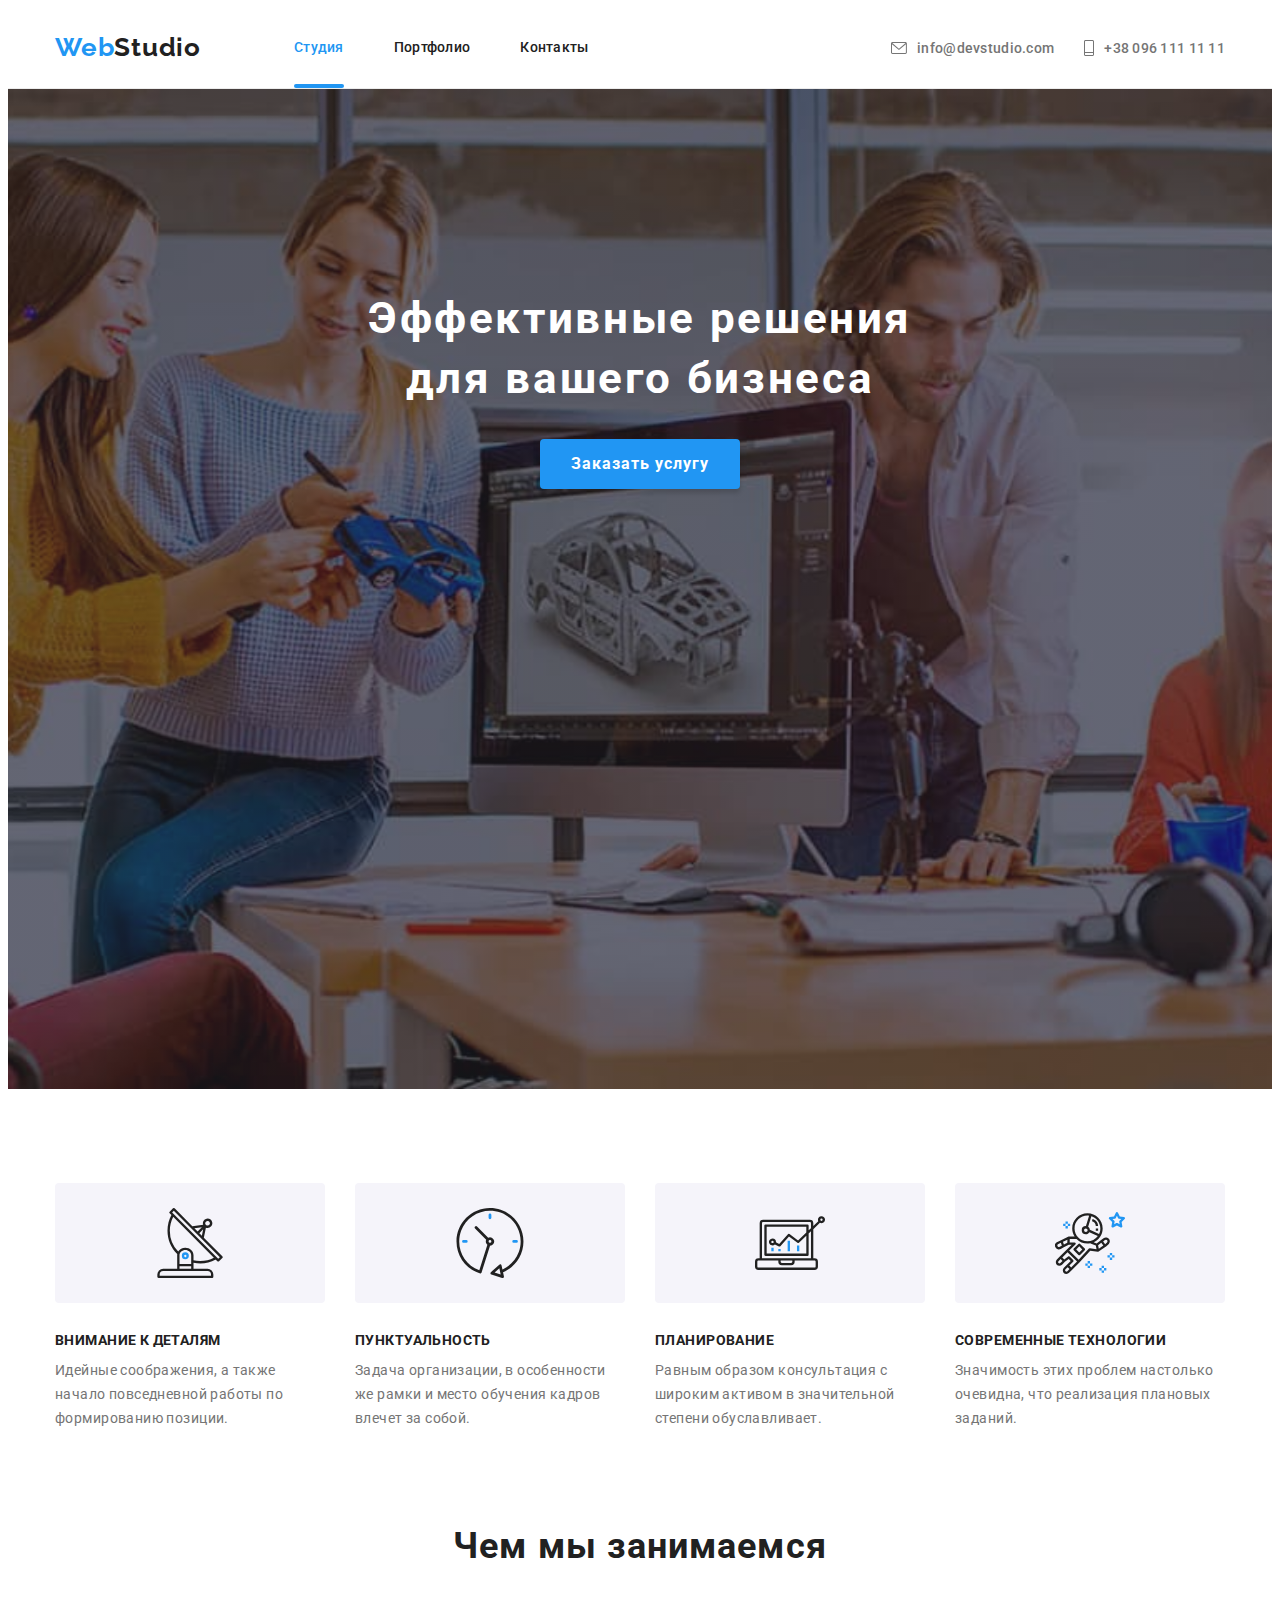
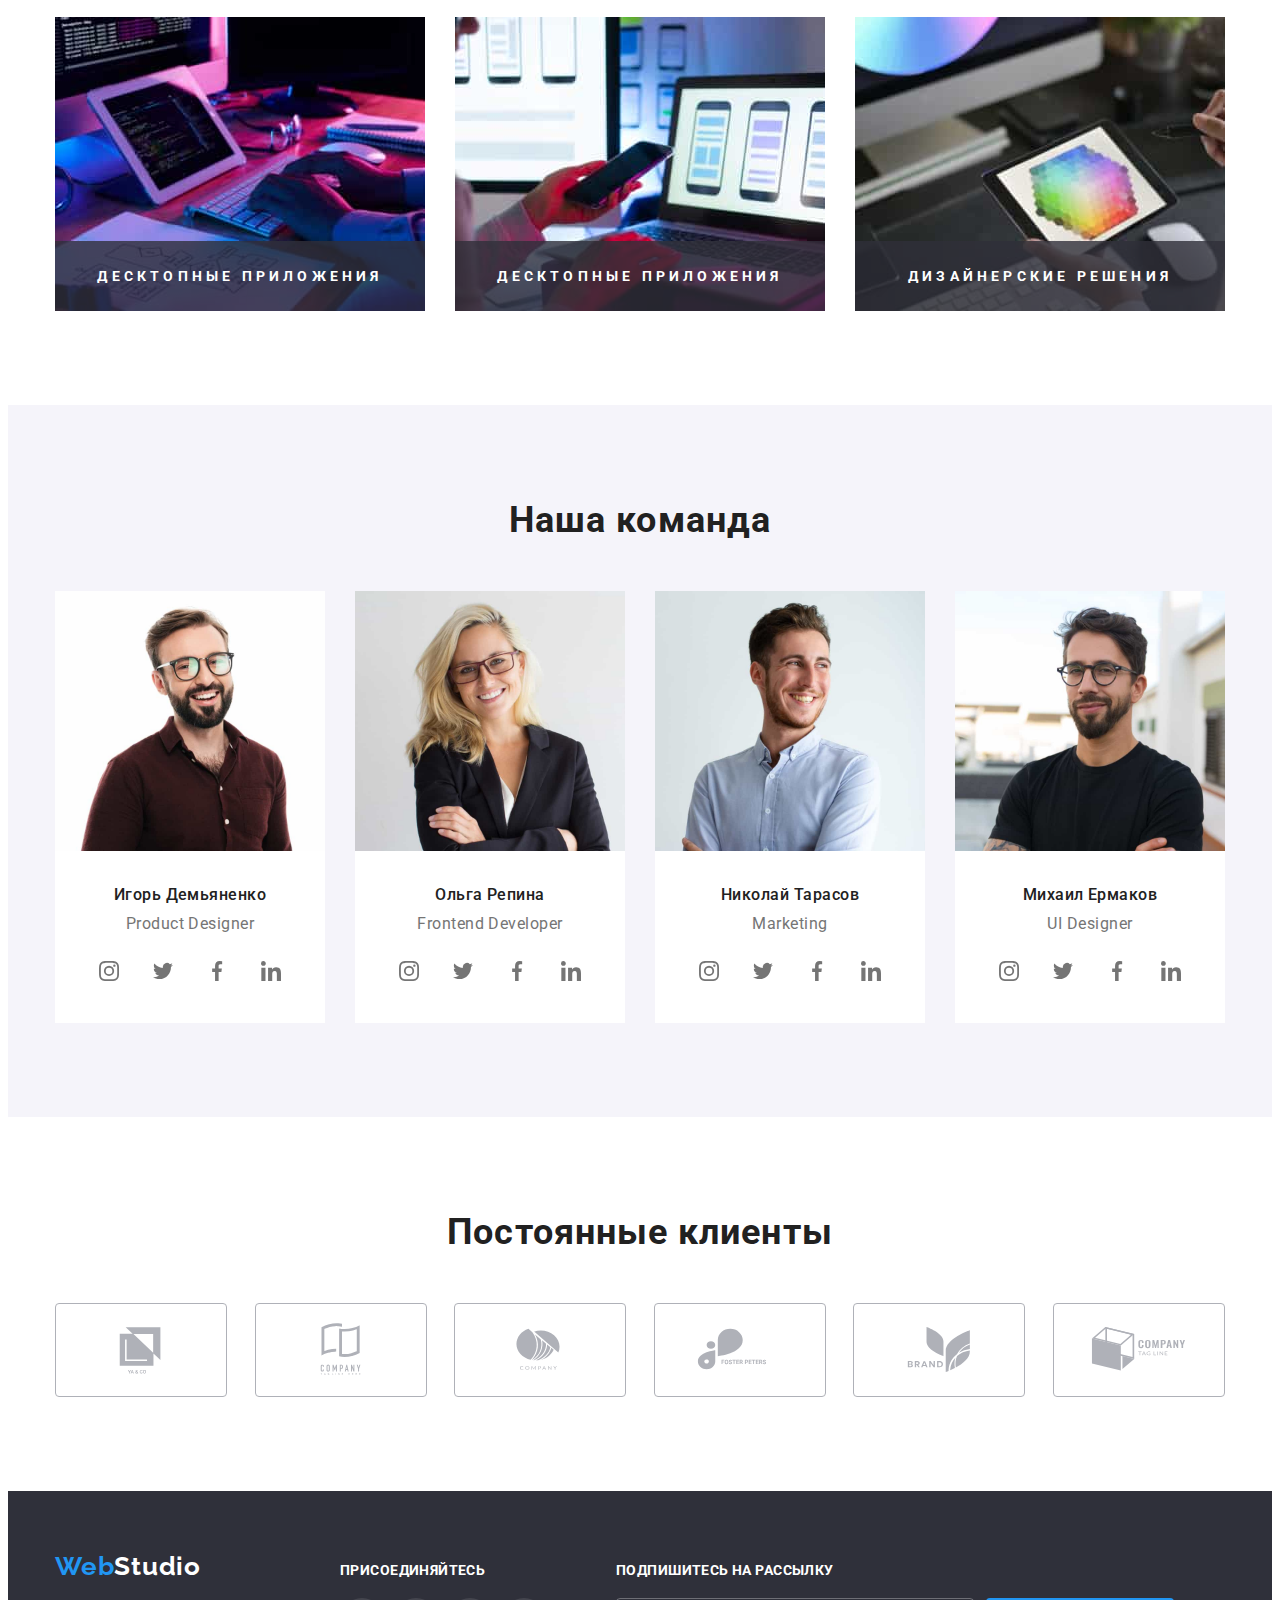
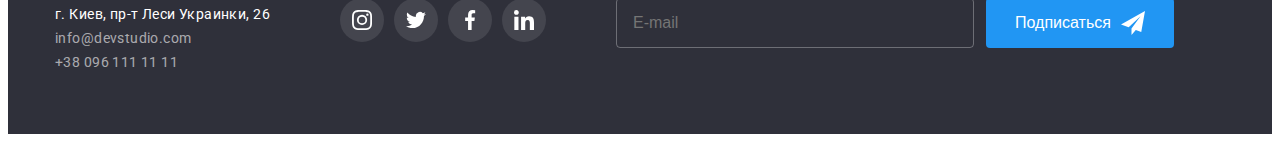
<file: index.html>
<!DOCTYPE html>
<html lang="ru">
<head>
    <meta charset="UTF-8">
    <meta http-equiv="X-UA-Compatible" content="IE=edge">
    <meta name="viewport" content="width=device-width, initial-scale=1.0">
    <title>Document</title>
    <link rel="preconnect" href="https://fonts.googleapis.com">
    <link rel="preconnect" href="https://fonts.gstatic.com" crossorigin>
    <link rel="preconnect" href="https://fonts.googleapis.com">
    <link rel="preconnect" href="https://fonts.gstatic.com" crossorigin>
    <link href="https://fonts.googleapis.com/css2?family=Raleway:wght@700&family=Roboto:wght@400;500;700;900&display=swap"
        rel="stylesheet">
    <link rel="stylesheet" href="https://cdnjs.cloudflare.com/ajax/libs/modern-normalize/1.1.0/modern-normalize.min.css" integrity="sha512-wpPYUAdjBVSE4KJnH1VR1HeZfpl1ub8YT/NKx4PuQ5NmX2tKuGu6U/JRp5y+Y8XG2tV+wKQpNHVUX03MfMFn9Q==" crossorigin="anonymous" referrerpolicy="no-referrer" />
    <link rel="stylesheet" href="./css/main.min.css">
</head>
<body>
        <!--Header-->
        <header class="header">
            <div class="container nav">
                <nav class="main-nav">
                    <a class="logo header__logo" href="./index.html"><span class="logo__accent">Web</span>Studio</a>
                    <ul class="site-nav list">
                        <li class="site-nav__item"><a href="./index.html" class="current-page">Студия</a></li>
                        <li class="site-nav__item"> <a href="./portfolio.html">Портфолио</a></li>
                        <li class="site-nav__item"> <a href="">Контакты</a></li>
                    </ul>
                </nav>
                <ul class="contacts list">
                    <li class="contacts__item">
                        <a href="mailto:info@devstudio.com" class="contacts__mail"><svg class="contacts__icon envelope">
                                <use href="./images/symbol-defs.svg#icon-envelope"></use>
                            </svg>info@devstudio.com</a>
                    </li>
                    <li class="contacts__item">
                        <a href="tel:+380961111111" class="contacts__tel"><svg class="contacts__icon mobile">
                                <use href="./images/symbol-defs.svg#icon-mobile"></use>
                            </svg>+38 096 111 11 11</a>
                    </li>
                </ul>
            </div>
        </header>
    
        <!--Main-->
        <main>
            <!--Hero-->
            <section class="hero">
                <h1 class="hero__title">Эффективные решения<br>для вашего бизнеса</h1>
                <button class="button" type="button" data-modal-open>Заказать услугу</button>
            </section>
        
            <!--Features-->
            <section class="section">
                <div class="container">
                    <h2 class="visually-hidden">Подход к работе</h2>
                    <ul class="list features">
                        <li class="features__item">
                            <div class="features__icon-box">
                                <svg class="features__icon">
                                    <use href="./images/symbol-defs.svg#icon-antenna"></use>
                                </svg>
                            </div>
                            <h3 class="features__item-title">Внимание к деталям</h3>
                            <p class="features__item-text">Идейные соображения, а также начало повседневной работы по формированию
                                позиции.</p>
                        </li>
                        <li class="features__item">
                            <div class="features__icon-box">
                                <svg class="features__icon">
                                    <use href="./images/symbol-defs.svg#icon-clock"></use>
                                </svg>
                            </div>
                            <h3 class="features__item-title">Пунктуальность</h3>
                            <p class="features__item-text">Задача организации, в особенности же рамки и место обучения кадров влечет
                                за собой.</p>
                        </li>
                        <li class="features__item">
                            <div class="features__icon-box">
                                <svg class="features__icon">
                                    <use href="./images/symbol-defs.svg#icon-diagram"></use>
                                </svg>
                            </div>
                            <h3 class="features__item-title">Планирование</h3>
                            <p class="features__item-text">Равным образом консультация с широким активом в значительной степени
                                обуславливает.</p>
                        </li>
                        <li class="features__item">
                            <div class="features__icon-box">
                                <svg class="features__icon">
                                    <use href="./images/symbol-defs.svg#icon-astronaut"></use>
                                </svg>
                            </div>
                            <h3 class="features__item-title">Современные технологии</h3>
                            <p class="features__item-text">Значимость этих проблем настолько очевидна, что реализация плановых
                                заданий.</p>
                        </li>
                    </ul>
                </div>
            </section>
        
            <!--Чем мы занимаемся-->
            <section class="section work-examples">
                <div class="container">
                    <h2 class="section__title">Чем мы занимаемся</h2>
                    <ul class="list work-examples__list">
                        <li class="work-examples__item">
                            <div class="work-examples__card">
                                <img src="./images/programer-working-his-desk-office.jpg" alt="programer-working-his-desk-office" width="370"> 
                                <p class="work-examples__text">Десктопные приложения</p> 
                            </div>
                        </li>
                        <li class="work-examples__item">
                                <div class="work-examples__card">
                                    <img src="./images/designers-are-developing-application-smartphones-team-creators-is-working-interface-mobile-phones.jpg"
                                        alt="designers-are-developing-application" width="370" height="294">
                                    <p class="work-examples__text">Десктопные приложения</p>
                                </div>
                        </li>
                        <li class="work-examples__item">
                            <div class="work-examples__card">
                                <img src="./images/creative-artist-web-design-with-working-colour-selection-graphic-tablet.jpg" alt="creative-artist"
                                    width="370" height="294">
                                <p class="work-examples__text">Дизайнерские решения</p>
                            </div>
                        </li>
                    </ul>
                </div>
            </section>
        
            <!--Наша команда-->
            <section class="section team">
                <div class="container">
                    <h2 class="section__title">Наша команда</h2>
                    <ul class="list team__list">
                        <li class="teammember"><img src="./images/ihor-demianenko.jpg" alt="Игорь Демьяненко" width="270" height="260">
                            <div class="teammember__card">
                                <h3 class="teammember__name">Игорь Демьяненко</h3>
                                <p class="teammember__role" lang="en">Product Designer</p>
                                <ul class="list socials teammember__socials">
                                    <li class="socials__item">
                                        <a href="" class="socials__icon-box">
                                            <svg class="socials__icon">
                                                <use href="./images/symbol-defs.svg#icon-instagram"></use>
                                            </svg>
                                        </a>
                                    </li>
                                    <li class="socials__item">
                                        <a href="" class="socials__icon-box">
                                            <svg class="socials__icon">
                                                <use href="./images/symbol-defs.svg#icon-twitter"></use>
                                            </svg>
                                        </a>
                                    </li>
                                    <li class="socials__item">
                                        <a href="" class="socials__icon-box">
                                            <svg class="socials__icon">
                                                <use href="./images/symbol-defs.svg#icon-facebook"></use>
                                            </svg>
                                        </a>
                                    </li>
                                    <li class="socials__item">
                                        <a href="" class="socials__icon-box">
                                            <svg class="socials__icon">
                                                <use href="./images/symbol-defs.svg#icon-linkedin"></use>
                                            </svg>
                                        </a>
                                    </li>
                                </ul>
                            </div>
                        </li>
                        <li class="teammember"><img src="./images/olga-repina.jpg" alt="Ольга Репина" width="270" height="260">
                            <div class="teammember__card">
                            <h3 class="teammember__name">Ольга Репина</h3>
                            <p class="teammember__role" lang="en">Frontend Developer</p>
                            <ul class="list socials teammember__socials">
                                <li class="socials__item">
                                    <a href="" class="socials__icon-box">
                                        <svg class="socials__icon">
                                            <use href="./images/symbol-defs.svg#icon-instagram"></use>
                                        </svg>
                                    </a>
                                </li>
                                <li class="socials__item">
                                    <a href="" class="socials__icon-box">
                                        <svg class="socials__icon">
                                            <use href="./images/symbol-defs.svg#icon-twitter"></use>
                                        </svg>
                                    </a>
                                </li>
                                <li class="socials__item">
                                    <a href="" class="socials__icon-box">
                                        <svg class="socials__icon">
                                            <use href="./images/symbol-defs.svg#icon-facebook"></use>
                                        </svg>
                                    </a>
                                </li>
                                <li class="socials__item">
                                    <a href="" class="socials__icon-box">
                                        <svg class="socials__icon">
                                            <use href="./images/symbol-defs.svg#icon-linkedin"></use>
                                        </svg>
                                    </a>
                                </li>
                            </ul>
                            </div>
                        </li>
                        <li class="teammember"><img src="./images/nikolai-tarasov.jpg" alt="Николай Тарасов" width="270" height="260">
                            <div class="teammember__card">
                            <h3 class="teammember__name">Николай Тарасов</h3>
                            <p class="teammember__role" lang="en">Marketing</p>
                            <ul class="list socials teammember__socials">
                                <li class="socials__item">
                                    <a href="" class="socials__icon-box">
                                        <svg class="socials__icon">
                                            <use href="./images/symbol-defs.svg#icon-instagram"></use>
                                        </svg>
                                    </a>
                                </li>
                                <li class="socials__item">
                                    <a href="" class="socials__icon-box">
                                        <svg class="socials__icon">
                                            <use href="./images/symbol-defs.svg#icon-twitter"></use>
                                        </svg>
                                    </a>
                                </li>
                                <li class="socials__item">
                                    <a href="" class="socials__icon-box">
                                        <svg class="socials__icon">
                                            <use href="./images/symbol-defs.svg#icon-facebook"></use>
                                        </svg>
                                    </a>
                                </li>
                                <li class="socials__item">
                                    <a href="" class="socials__icon-box">
                                        <svg class="socials__icon">
                                            <use href="./images/symbol-defs.svg#icon-linkedin"></use>
                                        </svg>
                                    </a>
                                </li>
                            </ul>
                            </div>
                        </li>
                        <li class="teammember"><img src="./images/mikhail-yermakov.jpg" alt="Михаил Ермаков" width="270" height="260">
                            <div class="teammember__card">
                            <h3 class="teammember__name">Михаил Ермаков</h3>
                            <p class="teammember__role" lang="en">UI Designer</p>
                            <ul class="list socials teammember__socials">
                                <li class="socials__item">
                                    <a href="" class="socials__icon-box">
                                        <svg class="socials__icon">
                                            <use href="./images/symbol-defs.svg#icon-instagram"></use>
                                        </svg>
                                    </a>
                                </li>
                                <li class="socials__item">
                                    <a href="" class="socials__icon-box">
                                        <svg class="socials__icon">
                                            <use href="./images/symbol-defs.svg#icon-twitter"></use>
                                        </svg>
                                    </a>
                                </li>
                                <li class="socials__item">
                                    <a href="" class="socials__icon-box">
                                        <svg class="socials__icon">
                                            <use href="./images/symbol-defs.svg#icon-facebook"></use>
                                        </svg>
                                    </a>
                                </li>
                                <li class="socials__item">
                                    <a href="" class="socials__icon-box">
                                        <svg class="socials__icon">
                                            <use href="./images/symbol-defs.svg#icon-linkedin"></use>
                                        </svg>
                                    </a>
                                </li>
                            </ul>
                            </div>
                        </li>
                    </ul>
                </div>
            </section>

            <!-- Clients -->
            <section class="section clients">
                <div class="container">
                    <h2 class="section__title">Постоянные клиенты</h2>
                    <ul class="list clients__list">
                        <li class="client">
                            <a href="" class="client__icon-box">
                                <svg class="client__icon">
                                    <use href="./images/symbol-defs.svg#icon-Logo1"></use>
                                </svg>
                            </a>
                        </li>
                        <li>
                            <a href="" class="client__icon-box">
                                <svg class="client__icon">
                                    <use href="./images/symbol-defs.svg#icon-Logo2"></use>
                                </svg>
                            </a>
                        </li>
                        <li>
                            <a href="" class="client__icon-box">
                                <svg class="client__icon">
                                    <use href="./images/symbol-defs.svg#icon-Logo3"></use>
                                </svg>
                            </a>
                        </li>
                        <li>
                            <a href="" class="client__icon-box">
                                <svg class="client__icon">
                                    <use href="./images/symbol-defs.svg#icon-Logo4"></use>
                                </svg>
                            </a>
                        </li>
                        <li>
                            <a href="" class="client__icon-box">
                                <svg class="client__icon">
                                    <use href="./images/symbol-defs.svg#icon-Logo5"></use>
                                </svg>
                            </a>
                        </li>
                        <li>
                            <a href="" class="client__icon-box">
                                <svg class="client__icon">
                                    <use href="./images/symbol-defs.svg#icon-Logo6"></use>
                                </svg>
                            </a>
                        </li>
                    </ul>
                </div>
            </section>
        </main>
        
        
        <!--Footer-->
        
        <footer class="footer">
            <div class="container">
                <div class="footer__item">
                    <a class="logo footer__logo" href="./index.html"> <span class="logo__accent">Web</span>Studio</a>
                    <address class="address">
                        <ul class="list address__list">
                            <li> <a target="_blank" rel="noopener noreferrer" href="https://bit.ly/3ynFUaX"
                                    class="address__post">г. Киев, пр-т Леси Украинки, 26</a></li>
                            <li> <a href="mailto:info@devstudio.com" class="address__contacts">info@devstudio.com</a></li>
                            <li> <a href="tel:+380961111111" class="address__contacts">+38 096 111 11 11</a></li>
                        </ul>
                    </address>
                </div>
                <div class="footer__item">
                    <p class="footer__heading">присоединяйтесь</p>
                    
<!--                     
                    <ul class="list socials teammember__socials">
                        <li class="socials__item">
                            <a href="" class="socials__icon-box">
                                <svg class="socials__icon">
                                    <use href="./images/symbol-defs.svg#icon-instagram"></use>
                                </svg>
                            </a>
                        </li> -->
                    
                    <ul class="list socials footer__socials">
                        <li class="socials__item">
                            <a href="" class="socials__icon-box socials__icon-box--footer">
                                <svg class="socials__icon socials__icon--footer">
                                    <use href="./images/symbol-defs.svg#icon-instagram"></use>
                                </svg>
                            </a>
                        </li>
                        <li class="socials__item">
                            <a href="" class="socials__icon-box socials__icon-box--footer">
                                <svg class="socials__icon socials__icon--footer">
                                    <use href="./images/symbol-defs.svg#icon-twitter"></use>
                                </svg>
                            </a>
                        </li>
                        <li class="socials__item">
                            <a href="" class="socials__icon-box socials__icon-box--footer">
                                <svg class="socials__icon socials__icon--footer">
                                    <use href="./images/symbol-defs.svg#icon-facebook"></use>
                                </svg>
                            </a>
                        </li>
                        <li class="socials__item">
                            <a href="" class="socials__icon-box socials__icon-box--footer">
                                <svg class="socials__icon socials__icon--footer">
                                    <use href="./images/symbol-defs.svg#icon-linkedin"></use>
                                </svg>
                            </a>
                        </li>
                    </ul>
                </div>
                <div class="footer__item">
                    <p class="footer__heading">Подпишитесь на рассылку</p>
                    <form class="subscribe">
                        <label>
                            <input type="email" name="email" class="subscribe__mail" placeholder="E-mail">
                        </label>
                        <button type="submit" class="subscribe__button">
                            Подписаться
                            <svg class="subscribe__icon">
                                <use href="./images/symbol-defs.svg#icon-iconsend"></use>
                            </svg>
                        </button>
                    </form>
                </div>
            </div>
        </footer>
        
        <!--Backdrop-->

        <div class="backdrop is-hidden" data-modal>
            <div class="modal">
                <form class="form">
                    <p class="form__name">Оставьте свои данные, мы вам перезвоним</p>
                    <button type="button" class="form__close-btn" data-modal-close>
                        <svg class="form__close-icon">
                            <use href="./images/symbol-defs.svg#icon-close-black-18dp"></use>
                        </svg>
                    </button>
                        <label class="form__label">Имя
                        <span class="form__wrap">
                            <input class="form__input" type="text" name="name" autofocus>
                            <svg class="form__icon">
                                <use href="./images/icons.svg#icon-person-black"></use>
                            </svg>
                        </span>
                    </label>
                    <label class="form__label">Телефон
                        <span class="form__wrap">
                        <input class="form__input" type="tel" name="tel">
                            <svg class="form__icon">
                                <use href="./images/icons.svg#icon-phone-black"></use>
                            </svg>
                        </span>
                    </label>
                    <label class="form__label">Почта
                        <span class="form__wrap">
                            <input class="form__input" type="email" name="email" placeholder=" ">
                            <svg class="form__icon">
                                <use href="./images/icons.svg#icon-email-black"></use>
                            </svg>
                        </span>
                    </label>
                    <label class="form__label">Комментарий
                        <textarea class="form__text" name="comment" cols="30" rows="10" placeholder="Введите текст"></textarea>
                    </label>

                    <input class="form__check visually-hidden" type="checkbox" name="check-input" id="checkbox">
                    <label for="checkbox" class="form__checkbox">Соглашаюсь с рассылкой и принимаю 
                        <a class="form__contract" href="">&nbspУсловия договора</a>
                    </label>

                    <button class="button form__submit-btn" type="submit">Отправить</button>
                </form>
                
            </div>
        </div>
        <script src="./js/modal.js"></script>
</body>
</html>
</file>
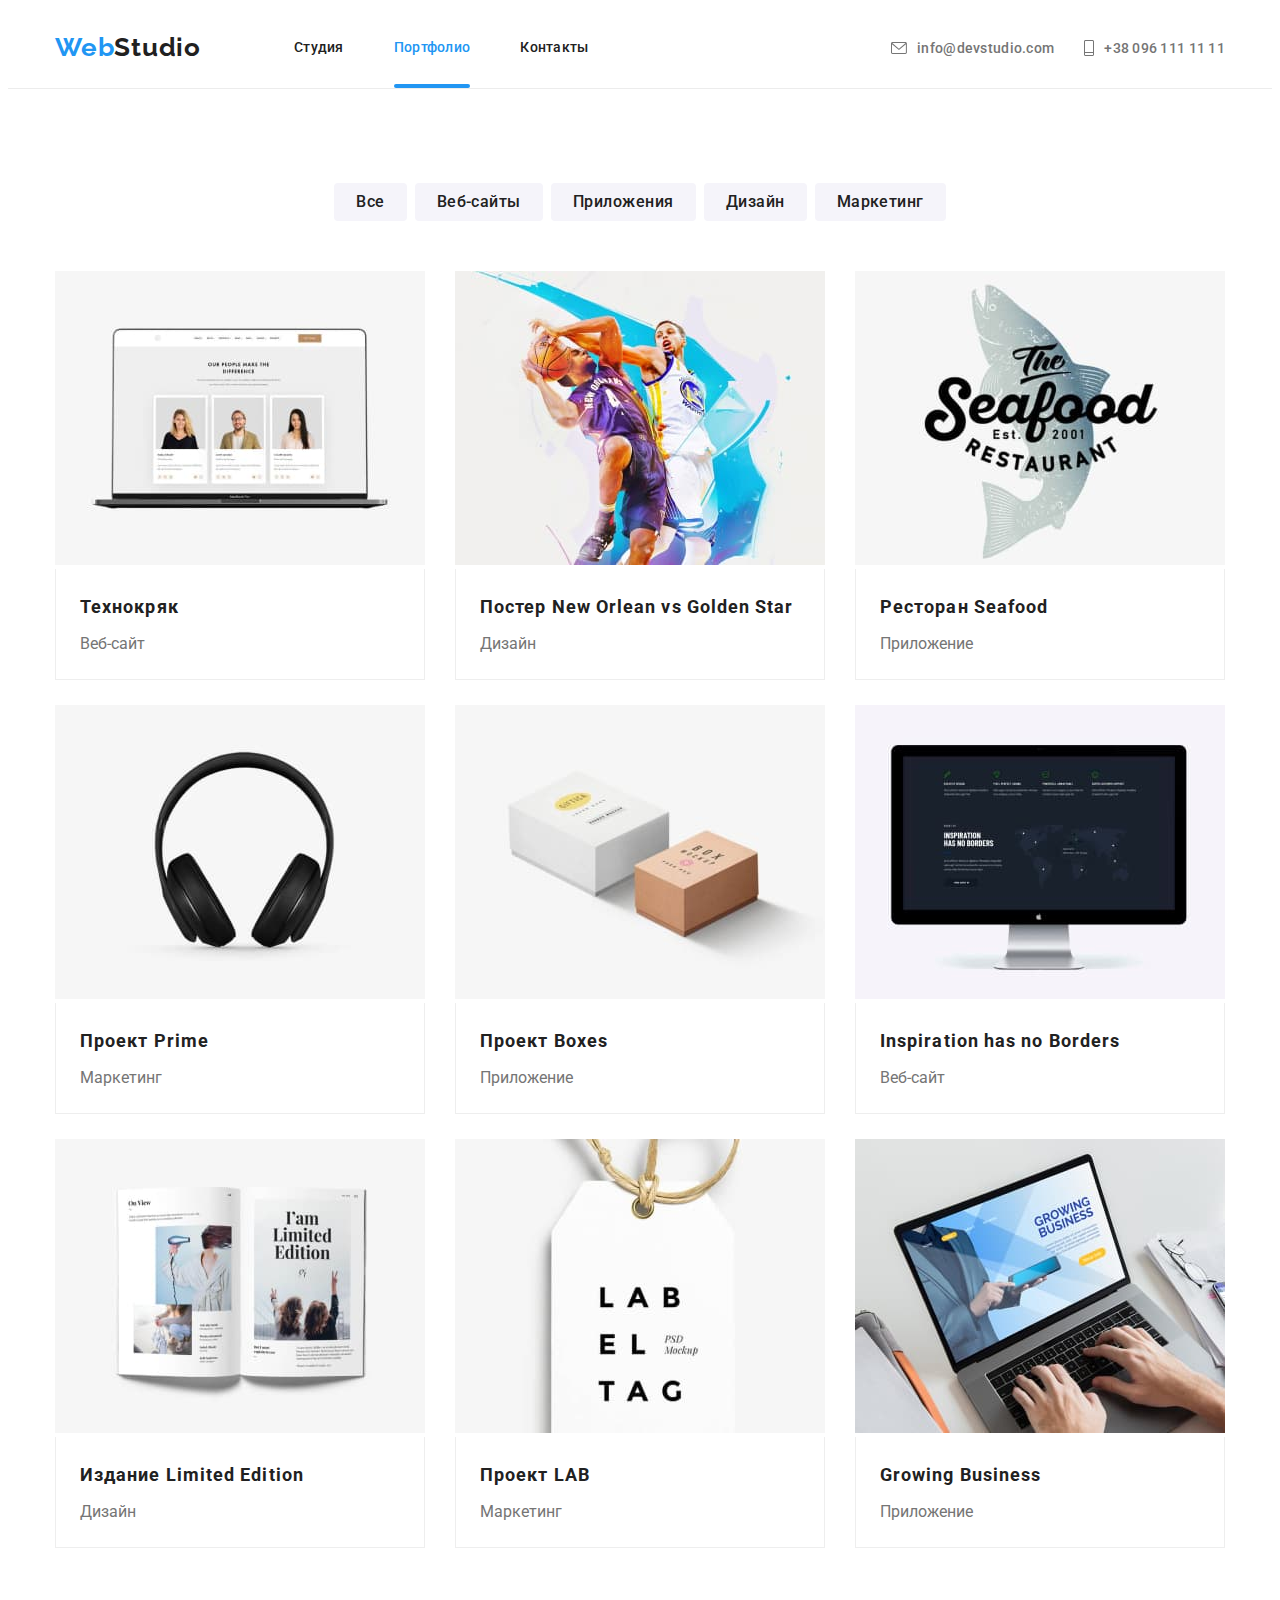
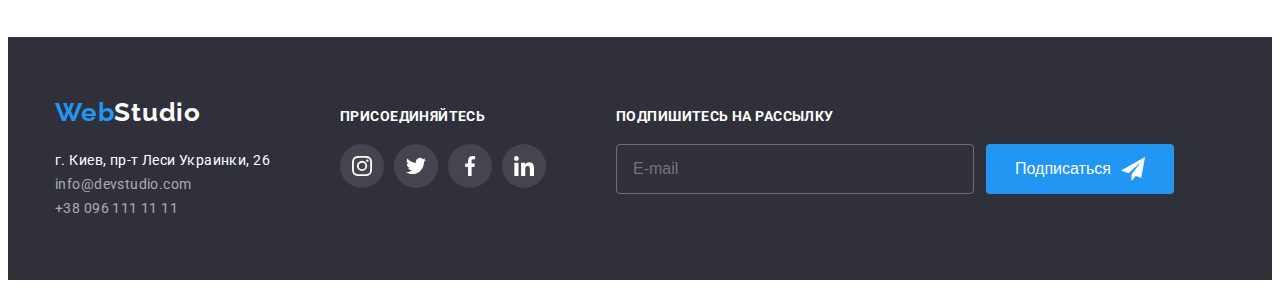
<file: portfolio.html>
<!DOCTYPE html>
<html lang="ru">

<head>
    <meta charset="UTF-8">
    <meta http-equiv="X-UA-Compatible" content="IE=edge">
    <meta name="viewport" content="width=device-width, initial-scale=1.0">
    <title>Document</title>
    <link rel="preconnect" href="https://fonts.googleapis.com">
    <link rel="preconnect" href="https://fonts.gstatic.com" crossorigin>
    <link rel="preconnect" href="https://fonts.googleapis.com">
    <link rel="preconnect" href="https://fonts.gstatic.com" crossorigin>
    <link
        href="https://fonts.googleapis.com/css2?family=Raleway:wght@700&family=Roboto:wght@400;500;700;900&display=swap"
        rel="stylesheet">
    <link rel="stylesheet" href="./css/main.min.css">
</head>

<body>
        <!--Header-->
        <header class="header">
            <div class="container nav">
                <nav class="main-nav">
                    <a class="logo header__logo" href="./index.html"><span class="logo__accent">Web</span>Studio</a>
                    <ul class="site-nav list">
                        <li class="site-nav__item"><a href="./index.html">Студия</a></li>
                        <li class="site-nav__item"> <a href="./portfolio.html" class="current-page">Портфолио</a></li>
                        <li class="site-nav__item"> <a href="">Контакты</a></li>
                    </ul>
                </nav>
                <ul class="contacts list">
                    <li class="contacts__item">
                        <a href="mailto:info@devstudio.com" class="contacts__mail"><svg class="contacts__icon envelope">
                                <use href="./images/symbol-defs.svg#icon-envelope"></use>
                            </svg>info@devstudio.com</a>
                    </li>
                    <li class="contacts__item">
                        <a href="tel:+380961111111" class="contacts__tel"><svg class="contacts__icon mobile">
                                <use href="./images/symbol-defs.svg#icon-mobile"></use>
                            </svg>+38 096 111 11 11</a>
                    </li>
                </ul>
            </div>
        </header>
    
    <!--Main-->
    <main>
        <section class="section portfolio">
            <div class="container">
                <h1 hidden>
                    Наши работы
                </h1>
                    <ul class="list portfolio__nav">
                        <li><button class="portfolio__type" type="button">Все</button></li>
                        <li><button class="portfolio__type" type="button">Веб-сайты</button></li>
                        <li><button class="portfolio__type" type="button">Приложения</button></li>
                        <li><button class="portfolio__type" type="button">Дизайн</button></li>
                        <li><button class="portfolio__type" type="button">Маркетинг</button></li>
                    </ul>
                
                <ul class="portfolio__list list">
                    
                    <li class="portfolio__card card">
                            <a href="" class="card__link">
                                <div class="card__top-wrap">
                                    <img src="./images/portfolio-1.jpg" alt="Технокряк" width="370" height="294">
                                    <p class="card__top-text">
                                        Ресурс предлагает комплексные предложения с разным уровнем функционала и сервисов. Все это позволит посетителю получить
                                        исчерпывающие сведения о компании или частном лице.
                                    </p>
                                </div>    
                                <div class="card__bottom-text">
                                    <h2>Технокряк</h2>
                                    <p class="card__type">Веб-сайт</p>
                                </div>
                            </a>   
                    </li>
                    
                    <li class="portfolio__card card">
                        <a href="" class="card__link">
                            <div class="card__top-wrap">    
                            <img src="./images/portfolio-2.jpg" alt="Постер New Orlean vs Golden Star" width="370" height="294">
                            <p class="card__top-text">
                                Ресурс предлагает комплексные предложения с разным уровнем функционала и сервисов. Все это позволит посетителю
                                получить
                                исчерпывающие сведения о компании или частном лице.
                            </p>
                        </div>
                            <div class="card__bottom-text">
                            <h2>Постер New Orlean vs Golden Star</h2>
                            <p class="card__type">Дизайн</p>
                        </div>
                        </a>
                    </li>
                
                    <li class="portfolio__card card">
                    <a href="" class="card__link">
                    <div class="card__top-wrap">
                        <img src="./images/portfolio-3.jpg" alt="Ресторан Seafood" width="370" height="294">
                        <p class="card__top-text">
                            Ресурс предлагает комплексные предложения с разным уровнем функционала и сервисов. Все это позволит посетителю
                            получить
                            исчерпывающие сведения о компании или частном лице.
                        </p>
                    </div>
                    <div class="card__bottom-text">
                        <h2>Ресторан Seafood</h2>
                        <p class="card__type">Приложение</p>
                    </div>
                    </a>
                </li>
                <li class="portfolio__card card">
                    <a href="" class="card__link">
                    <div class="card__top-wrap">
                        <img src="./images/portfolio-4.jpg" alt="Проект Prime" width="370" height="294">
                        <p class="card__top-text">
                            Ресурс предлагает комплексные предложения с разным уровнем функционала и сервисов. Все это позволит посетителю
                            получить
                            исчерпывающие сведения о компании или частном лице.
                        </p>
                    </div>
                    <div class="card__bottom-text">
                        <h2>Проект Prime</h2>
                        <p class="card__type">Маркетинг</p>
                    </div>
                    </a>
                </li>
                <li class="portfolio__card card">
                    <a href="" class="card__link">
                    <div class="card__top-wrap">
                        <img src="./images/portfolio-5.jpg" alt="Проект Boxes" width="370" height="294">
                        <p class="card__top-text">
                            Ресурс предлагает комплексные предложения с разным уровнем функционала и сервисов. Все это позволит посетителю
                            получить
                            исчерпывающие сведения о компании или частном лице.
                        </p>
                    </div>
                    <div class="card__bottom-text">
                        <h2>Проект Boxes</h2>
                        <p class="card__type">Приложение</p>
                    </div>
                    </a>
                </li>
                <li class="portfolio__card card">
                    <a href="" class="card__link">
                    <div class="card__top-wrap">
                        <img src="./images/portfolio-6.jpg" alt="Inspiration has no Borders" width="370" height="294">
                        <p class="card__top-text">
                            Ресурс предлагает комплексные предложения с разным уровнем функционала и сервисов. Все это позволит посетителю
                            получить
                            исчерпывающие сведения о компании или частном лице.
                        </p>
                    </div>
                    <div class="card__bottom-text">
                        <h2>Inspiration has no Borders</h2>
                        <p class="card__type">Веб-сайт</p>
                        </div>
                        </a>
                </li>
                <li class="portfolio__card card">
                    <a href="" class="card__link">
                    <div class="card__top-wrap">
                        <img src="./images/portfolio-7.jpg" alt="Издание Limited Edition" width="370" height="294">
                        <p class="card__top-text">
                            Ресурс предлагает комплексные предложения с разным уровнем функционала и сервисов. Все это позволит посетителю
                            получить
                            исчерпывающие сведения о компании или частном лице.
                        </p>
                    </div>
                    <div class="card__bottom-text">
                        <h2>Издание Limited Edition</h2>
                        <p class="card__type">Дизайн</p>
                    </div>
                    </a>
                </li>
                    <li class="portfolio__card card">
                        <a href="" class="card__link">
                            <div class="card__top-wrap">
                            <img src="./images/portfolio-8.jpg" alt="" width="370" height="294">
                            <p class="card__top-text">
                                Ресурс предлагает комплексные предложения с разным уровнем функционала и сервисов. Все это позволит посетителю
                                получить
                                исчерпывающие сведения о компании или частном лице.
                            </p>
                        </div>
                        <div class="card__bottom-text">
                        <h2>Проект LAB</h2>
                        <p class="card__type">Маркетинг</p>
                    </div>
                    </a>
                </li>
                <li class="portfolio__card card">
                    <a href="" class="card__link">
                    <div class="card__top-wrap">
                        <img src="./images/portfolio-9.jpg" alt="Growing Business" width="370" height="294">
                        <p class="card__top-text">
                            Ресурс предлагает комплексные предложения с разным уровнем функционала и сервисов. Все это позволит посетителю
                            получить
                            исчерпывающие сведения о компании или частном лице.
                        </p>
                    </div>
                        <div class="card__bottom-text">
                            <h2>Growing Business</h2>
                            <p class="card__type">Приложение</p>
                        </div>
                    </a>
                </li>
                
                </ul>
            </div>
        </section>
    </main>
    
        <!--Footer-->
        
        <footer class="footer">
            <div class="container">
                <div class="footer__item">
                    <a class="logo footer__logo" href="./index.html"> <span class="logo__accent">Web</span>Studio</a>
                    <address class="address">
                        <ul class="list address__list">
                            <li> <a target="_blank" rel="noopener noreferrer" href="https://bit.ly/3ynFUaX"
                                    class="address__post">г. Киев, пр-т Леси Украинки, 26</a></li>
                            <li> <a href="mailto:info@devstudio.com" class="address__contacts">info@devstudio.com</a></li>
                            <li> <a href="tel:+380961111111" class="address__contacts">+38 096 111 11 11</a></li>
                        </ul>
                    </address>
                </div>
                <div class="footer__item">
                    <p class="footer__heading">присоединяйтесь</p>
        
                    <!--                     
                            <ul class="list socials teammember__socials">
                                <li class="socials__item">
                                    <a href="" class="socials__icon-box">
                                        <svg class="socials__icon">
                                            <use href="./images/symbol-defs.svg#icon-instagram"></use>
                                        </svg>
                                    </a>
                                </li> -->
        
                    <ul class="list socials footer__socials">
                        <li class="socials__item">
                            <a href="" class="socials__icon-box socials__icon-box--footer">
                                <svg class="socials__icon socials__icon--footer">
                                    <use href="./images/symbol-defs.svg#icon-instagram"></use>
                                </svg>
                            </a>
                        </li>
                        <li class="socials__item">
                            <a href="" class="socials__icon-box socials__icon-box--footer">
                                <svg class="socials__icon socials__icon--footer">
                                    <use href="./images/symbol-defs.svg#icon-twitter"></use>
                                </svg>
                            </a>
                        </li>
                        <li class="socials__item">
                            <a href="" class="socials__icon-box socials__icon-box--footer">
                                <svg class="socials__icon socials__icon--footer">
                                    <use href="./images/symbol-defs.svg#icon-facebook"></use>
                                </svg>
                            </a>
                        </li>
                        <li class="socials__item">
                            <a href="" class="socials__icon-box socials__icon-box--footer">
                                <svg class="socials__icon socials__icon--footer">
                                    <use href="./images/symbol-defs.svg#icon-linkedin"></use>
                                </svg>
                            </a>
                        </li>
                    </ul>
                </div>
                <div class="footer__item">
                    <p class="footer__heading">Подпишитесь на рассылку</p>
                    <form class="subscribe">
                        <label>
                            <input type="email" name="email" class="subscribe__mail" placeholder="E-mail">
                        </label>
                        <button type="submit" class="subscribe__button">
                            Подписаться
                            <svg class="subscribe__icon">
                                <use href="./images/symbol-defs.svg#icon-iconsend"></use>
                            </svg>
                        </button>
                    </form>
                </div>
            </div>
        </footer>
</body>
</html>
</file>
<file: css/main.min.css>
:root{--primary-text-color: #757575;--title-text-color: #212121;--accent-color: #2196F3;--first-background-color: #2F303A;--second-background-color: #F5F4FA}.visually-hidden{position:absolute;width:1px;height:1px;margin:-1px;border:0;padding:0;white-space:nowrap;clip-path:inset(100%);clip:rect(0 0 0 0);overflow:hidden}body{background-color:#fff;color:var(--primary-text-color);font-family:"Roboto",sans-serif}.list{list-style:none;padding:0;margin:0}a{text-decoration:none;color:currentColor}h1,h2,h3,h4,p{margin-top:0;margin-bottom:0}.container{width:1200px;margin-left:auto;margin-right:auto;padding-left:15px;padding-right:15px;box-sizing:border-box}.header{border-bottom:1px solid #ececec}.nav,.main-nav{display:flex;align-items:center;justify-content:flex-start}.header__logo{display:block;padding-top:24px;padding-bottom:25px;font-family:"Raleway";font-weight:700;font-size:26px;line-height:1.19;letter-spacing:.03em;color:var(--title-text-color)}.logo__accent{color:var(--accent-color)}.site-nav{display:flex;margin-left:93px}.site-nav li:not(:last-child){margin-right:50px}.site-nav .current-page{color:var(--accent-color)}.site-nav .current-page:after{content:" ";position:absolute;bottom:0;display:block;width:100%;height:4px;background:var(--accent-color);border-radius:2px}.site-nav__item>a{position:relative;display:block;padding-top:32px;padding-bottom:32px;color:var(--title-text-color);font-weight:500;font-size:14px;line-height:1.14;letter-spacing:.02em;transition:color 250ms cubic-bezier(0.4, 0, 0.2, 1)}.site-nav__item>a:hover,.site-nav__item>a:focus{color:var(--accent-color)}.contacts{display:flex;margin-left:auto;color:var(--primary-text-color)}.contacts a{padding-top:32px;padding-bottom:32px;color:var(--primary-text-color);font-weight:500;font-size:14px;line-height:1.1428571429;letter-spacing:.02em;transition:color 250ms cubic-bezier(0.4, 0, 0.2, 1)}.contacts a:hover,.contacts a:focus{color:var(--accent-color)}.contacts__mail,.contacts__tel{display:flex;align-items:center}.contacts__item:not(:last-child){margin-right:30px}.contacts__icon{margin-right:10px;fill:currentColor}.contacts__icon:hover,.contacts__icon:focus{fill:var(--accent-color)}.envelope{width:16px;height:12px}.mobile{width:10px;height:16px}.hero{max-width:1600px;height:600px;padding-top:200px;padding-bottom:200px;margin-left:auto;margin-right:auto;text-align:center;background-color:var(--first-background-color);background-image:linear-gradient(rgba(47, 48, 58, 0.4), rgba(47, 48, 58, 0.4)),url(../images/background-img.jpg);background-repeat:no-repeat;background-position:center;background-size:cover}.hero__title{margin-bottom:30px;font-size:44px;line-height:1.36;letter-spacing:.06em;color:#fff}.button{display:inline-block;width:200px;height:50px;font-family:inherit;font-weight:700;font-size:16px;line-height:1.88;letter-spacing:.06em;color:#fff;background-color:var(--accent-color);border-color:rgba(0,0,0,0);box-shadow:0px 4px 4px rgba(0,0,0,.15);border-radius:4px}.overlay{max-width:1600px;height:600px}.section{padding-top:94px;padding-bottom:94px}.section__title{margin-bottom:50px;font-weight:700;font-size:36px;line-height:1.17;letter-spacing:.03em;text-align:center;color:var(--title-text-color)}.features{display:flex}.features__item{margin-right:30px}.features__item:last-child{margin-right:0}.features__item-title{margin-bottom:10px;font-weight:700;font-size:14px;line-height:1.14;letter-spacing:.03em;text-transform:uppercase;color:var(--title-text-color)}.features__item-text{width:270px;margin-bottom:0;font-size:14px;line-height:1.71;letter-spacing:.03em}.features__icon-box{width:270px;height:120px;margin-bottom:30px;background-color:#f5f4fa;border-radius:4px;display:flex;justify-content:center;align-items:center}.features__icon{width:70px;height:70px}.work-examples{padding-top:0}.work-examples__list{display:flex}.work-examples__item{height:294px;margin-right:30px;position:relative}.work-examples__item:last-child{margin-right:0}.work-examples__text{position:absolute;left:0;bottom:0;width:100%;display:block;font-weight:700;font-size:14px;line-height:1.1428571429;letter-spacing:.3em;padding:27px 0;text-align:center;text-transform:uppercase;color:#fff;background:rgba(47,48,58,.8)}.team{background-color:var(--second-background-color)}.team__list{display:flex;justify-content:n}.teammember{background-color:#fff;margin-right:30px}.teammember:last-child{margin-right:0px}.teammember__card{padding-top:30px;padding-bottom:30px}.teammember__name{margin-bottom:10px;font-weight:500;font-size:16px;line-height:1.19;letter-spacing:.03em;text-align:center;color:var(--title-text-color)}.teammember__role{margin-bottom:16px;font-weight:400;font-size:16px;line-height:1.19;letter-spacing:.03em;text-align:center;color:var(--primary-text-color)}.teammember__socials{display:flex;justify-content:center}.socials__icon-box{width:44px;height:44px;border-radius:50%;display:flex;justify-content:center;align-items:center;color:var(--primary-text-color);transition:color 250ms cubic-bezier(0.4, 0, 0.2, 1),background-color 250ms cubic-bezier(0.4, 0, 0.2, 1)}.socials__icon-box:hover,.socials__icon-box:focus{background-color:var(--accent-color);cursor:pointer;color:#fff}.socials__icon{width:20px;height:20px;fill:currentColor}.socials__icon:hover,.socials__icon:focus{fill:currentColor}.socials__item:not(:last-child){margin-right:10px}.clients__list{display:flex;width:1170px;justify-content:space-between}.client__icon-box{width:170px;height:92px;display:flex;justify-content:center;align-items:center;border:1px solid #afb1b8;border-radius:4px;color:#afb1b8;transition:color 250ms cubic-bezier(0.4, 0, 0.2, 1),border 250ms cubic-bezier(0.4, 0, 0.2, 1)}.client__icon-box:hover,.client__icon-box:focus{color:var(--accent-color);border:1px solid var(--accent-color)}.client__icon{width:106px;height:60px;fill:currentColor}.footer{padding-top:60px;padding-bottom:60px;background-color:var(--first-background-color)}.footer__item{padding-left:70px}.footer__item:first-of-type{padding-left:0}.footer__item:last-of-type{display:flex;flex-direction:column}.footer__heading{margin-bottom:20px;font-weight:700;font-size:14px;line-height:1.1428571429;letter-spacing:.03em;text-transform:uppercase;color:#fff}.footer__logo{display:inline-block;margin-bottom:20px;font-family:"Raleway";font-weight:700;font-size:26px;line-height:1.19;letter-spacing:.03em;color:#fff}.address__list:not(:last-child){margin-bottom:9px}.address{font-style:normal;font-size:14px;line-height:1.7142857143;letter-spacing:.03em}.address__post{color:#fff}.address__contacts{color:rgba(255,255,255,.6)}footer .container{display:flex;align-items:baseline}.footer__socials{display:flex;justify-content:space-between}.footer-link:not(:last-child){margin-right:10px}.socials__icon-box--footer{width:44px;height:44px;border-radius:50%;display:flex;justify-content:center;align-items:center;color:#fff;background-color:rgba(255,255,255,.1);transition:background-color 250ms cubic-bezier(0.4, 0, 0.2, 1)}.socials__icon-box--footer:hover,.socials__icon-box--footer:focus{background-color:var(--accent-color);color:#fff;cursor:pointer}.socials__icon--footer{width:20px;height:20px;fill:currentColor}.subscribe{display:flex}.subscribe__mail{box-sizing:border-box;display:block;width:358px;height:50px;background-color:rgba(0,0,0,0);border:1px solid rgba(255,255,255,.3);border-radius:4px;font-size:16px}.subscribe__mail::placeholder{position:absolute;top:15px;left:16px}.subscribe__button{display:flex;justify-content:center;align-items:center;padding:10px 29px;margin-left:12px;background-color:var(--accent-color);color:#fff;border:none;border-radius:4px;font-size:16px}.subscribe__icon{width:24px;height:24px;margin-left:10px}.portfolio__nav{display:flex;justify-content:center;margin-bottom:50px}.portfolio__nav li{margin-right:8px}.portfolio__nav li:last-child{margin-right:0px}.portfolio__type{padding:6px 22px;font-family:inherit;border:none;border-radius:4px;background-color:var(--second-background-color);color:var(--title-text-color);font-weight:500;font-size:16px;line-height:1.62;letter-spacing:.03em;text-align:center;transition:background-color 250ms cubic-bezier(0.4, 0, 0.2, 1),color 250ms cubic-bezier(0.4, 0, 0.2, 1),box-shadow 250ms cubic-bezier(0.4, 0, 0.2, 1)}.portfolio__type:hover,.portfolio__type:focus{font-family:inherit;border:none;border-radius:4px;background-color:var(--accent-color);color:#fff;box-shadow:0 2px 2px 0 rgba(0,0,0,.12),0 1px 2px 0 rgba(0,0,0,.08);cursor:pointer}.portfolio__list{display:flex;flex-wrap:wrap;margin:-15px}.portfolio__list h2{margin-bottom:4px;color:var(--title-text-color);font-weight:700;font-size:18px;line-height:2;letter-spacing:.06em}.portfolio__card{margin:15px;width:370px;height:404px}.card__top-wrap{position:relative;overflow:hidden}.card__top-text{box-sizing:border-box;position:absolute;top:0;margin-block-start:0;margin-block-end:0;color:#fff;background-color:rgba(33,150,243,.9);padding:63px 24px;font-size:18px;line-height:1.5555555556;height:100%;transform:translateY(100%);transition:transform 250ms cubic-bezier(0.4, 0, 0.2, 1)}.card__link:hover .card__top-text,.card__link:focus .card__top-text{transform:translateY(0)}.card__link{display:block;box-shadow:none;transition:box-shadow 250ms linear}.card__link:hover,.card__link:focus{box-shadow:1px 4px 6px 0 rgba(0,0,0,.16),0 4px 4px 0 rgba(0,0,0,.06)}.card__bottom-text{padding:20px 24px;border-right:1px solid #eee;border-bottom:1px solid #eee;border-left:1px solid #eee}.card__type{font-weight:400;font-size:1.88;line-height:1.875;position:relative;display:block;width:100%;height:100%}.backdrop{width:100%;height:100%;position:fixed;background:rgba(0,0,0,.2);top:0;transition:opacity 250ms cubic-bezier(0.4, 0, 0.2, 1),visibility 250ms cubic-bezier(0.4, 0, 0.2, 1)}.is-hidden{visibility:hidden;opacity:0;pointer-events:none}.no-scroll{overflow:hidden}.modal{position:absolute;top:50%;left:50%;transform:translate(-50%, -50%) scale(1);transition:transform 250ms cubic-bezier(0.4, 0, 0.2, 1),visibility 250ms cubic-bezier(0.4, 0, 0.2, 1);width:528px;height:581px;background-color:#fff;box-shadow:0px 1px 3px rgba(0,0,0,.12),0px 1px 1px rgba(0,0,0,.14),0px 2px 1px rgba(0,0,0,.2);border-radius:4px;padding:40px}.form__close-btn{display:flex;align-items:center;justify-content:center;width:30px;height:30px;position:absolute;top:8px;right:8px;border-radius:50%;padding:0;background:#fff;border:1px solid rgba(0,0,0,.1)}.form__close-btn:hover .form__close-icon,.form__close-btn:focus .form__close-icon{fill:var(--accent-color);border-color:var(--accent-color)}.form__close-icon{width:18px;height:18px;transition:fill 250ms cubic-bezier(0.4, 0, 0.2, 1)}.form{display:flex;flex-direction:column}.form__name{display:block;margin-bottom:12px;font-weight:700;font-size:20px;line-height:23.44px;letter-spacing:.03em;text-align:center;color:#212121}.form__label{position:relative;margin-bottom:10px;font-size:12px;line-height:1.1666666667;letter-spacing:.01em;color:var(--primary-text-color)}.form__wrap{position:relative}.form__icon{position:absolute;top:50%;transform:translateY(-50%);left:12px;width:18px;height:18px;fill:#212121;transition:fill 250ms cubic-bezier(0.4, 0, 0.2, 1)}.form__label:hover .form__icon,.form__label:focus-within .form__icon{fill:var(--accent-color);cursor:pointer}.form__input{width:448px;height:40px;padding-left:48px;margin-top:4px;border:1px solid rgba(33,33,33,.2);border-radius:4px;transition:border-color 250ms cubic-bezier(0.4, 0, 0.2, 1)}.form__text{width:448px;height:120px;margin-top:4px;padding:12px 16px;border:1px solid rgba(33,33,33,.2);border-radius:4px;resize:none}.form__text::placeholder{font-weight:400;font-size:12px;line-height:1.1666666667;letter-spacing:.01em;color:rgba(117,117,117,.5)}.form__checkbox{display:flex;align-items:center;padding-left:14px;font-weight:400;font-size:14px;line-height:1.71;letter-spacing:.03em;color:var(--primary-text-color)}.form__checkbox::before{content:" ";width:16px;height:15px;border:2px solid #212121;border-radius:2px;margin-right:8px}.form__check:checked+.form__checkbox::before{background-image:url(../images/icon-check.svg);width:16px;height:15px;border:none;background-repeat:no-repeat;background-position:center}.form__check:focus+.form__checkbox::before{border-color:var(--accent-color)}.form__contract{color:var(--accent-color);text-decoration:underline}.form__submit-btn{display:block;position:absolute;bottom:40px;left:50%;transform:translateX(-50%)}.form__submit-btn:hover,.form__submit-btn:focus{cursor:pointer}/*# sourceMappingURL=main.min.css.map */
</file>
